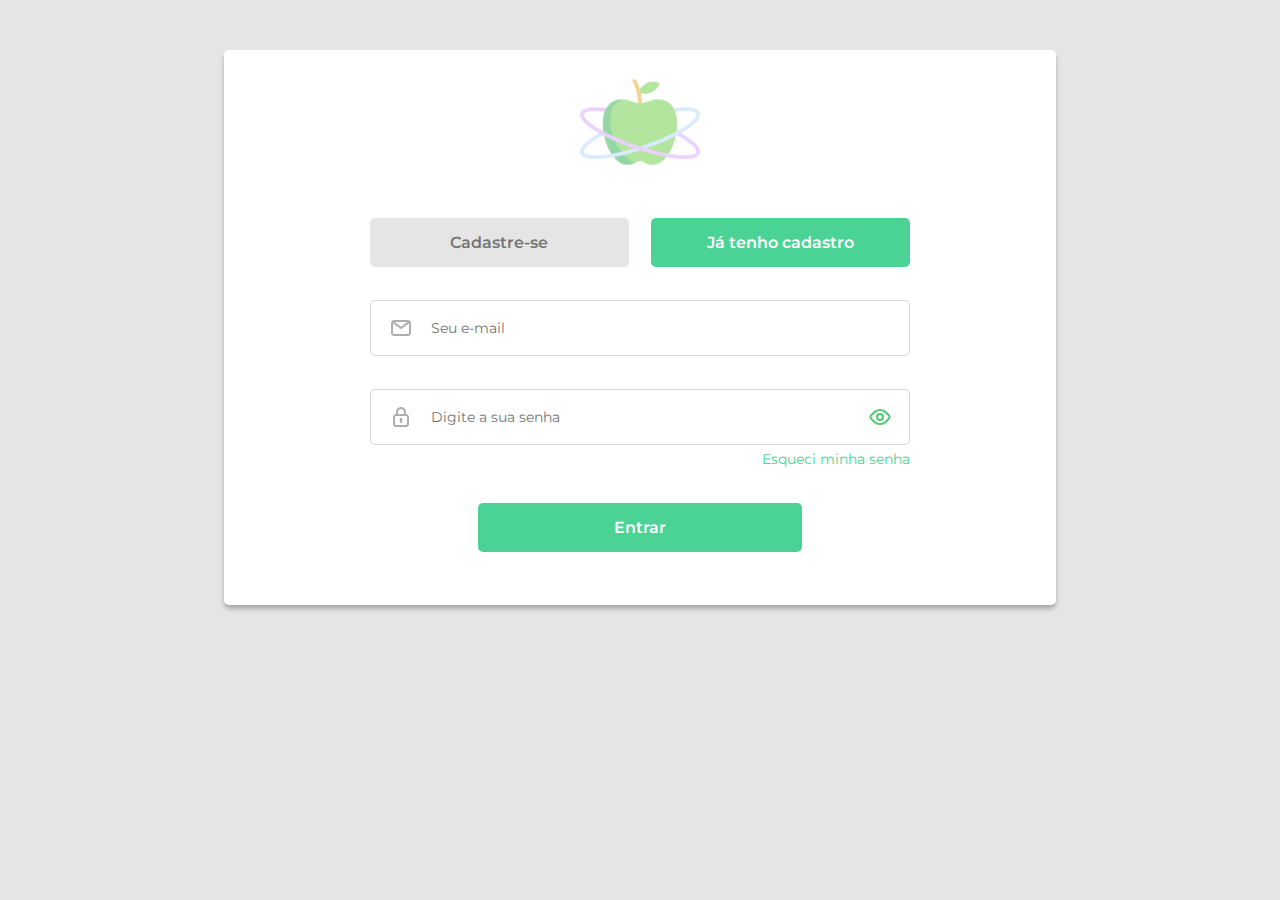
<file: index.html>
<!DOCTYPE html>
<html lang="pt-br">
<head>
    <meta charset="UTF-8">
    <meta http-equiv="X-UA-Compatible" content="IE=edge">
    <meta name="viewport" content="width=device-width, initial-scale=1.0">
    <link rel="stylesheet" href="style.css">
    <link rel="shortcut icon" href="image/apple.svg" type="image/x-icon">
    
    <title>DietSystem</title>
</head>
<body>
    <div id="root">
        <div class="card">
            <section>
                <div class="box-logo"><img src="image/apple.svg" alt=""></div>
            </section>
            <section>
                <div class="btn-box">
                    <button onclick="handlerCadastrar()" class="btn-gray btn-style">Cadastre-se</button>
                    <button class="btn-green btn-style">Já tenho cadastro</button>                    
                </div>
            </section>

            <section>
                <div class="box-input">
                    <div class="input-container">
                        <div class="icone">
                            <img src="image/email.svg" alt="">
                        </div>
                        <input type="email" placeholder="Seu e-mail">
                    </div>
                    <div class="input-container">
                        <div class="icone">
                            <img src="image/padlock.svg" alt="">
                        </div>
                        <input type="password" placeholder="Digite a sua senha">
                        <div class="icone">
                            <img src="image/eye.svg" alt="">
                        </div>
                    </div>
                </div>
            </section>
            <section>
                <div class="recover">
                    <label><a href="recover.html">Esqueci minha senha</a></label>                    
                </div>
            </section>
            <section>
                <div class="btn-final">
                    <button id="loading" class="btn-green btn-style btn-end">Entrar</button>
                </div>
            </section>
        </div>
    </div>
    <script src="script.js"></script>
</body>
</html>
</file>
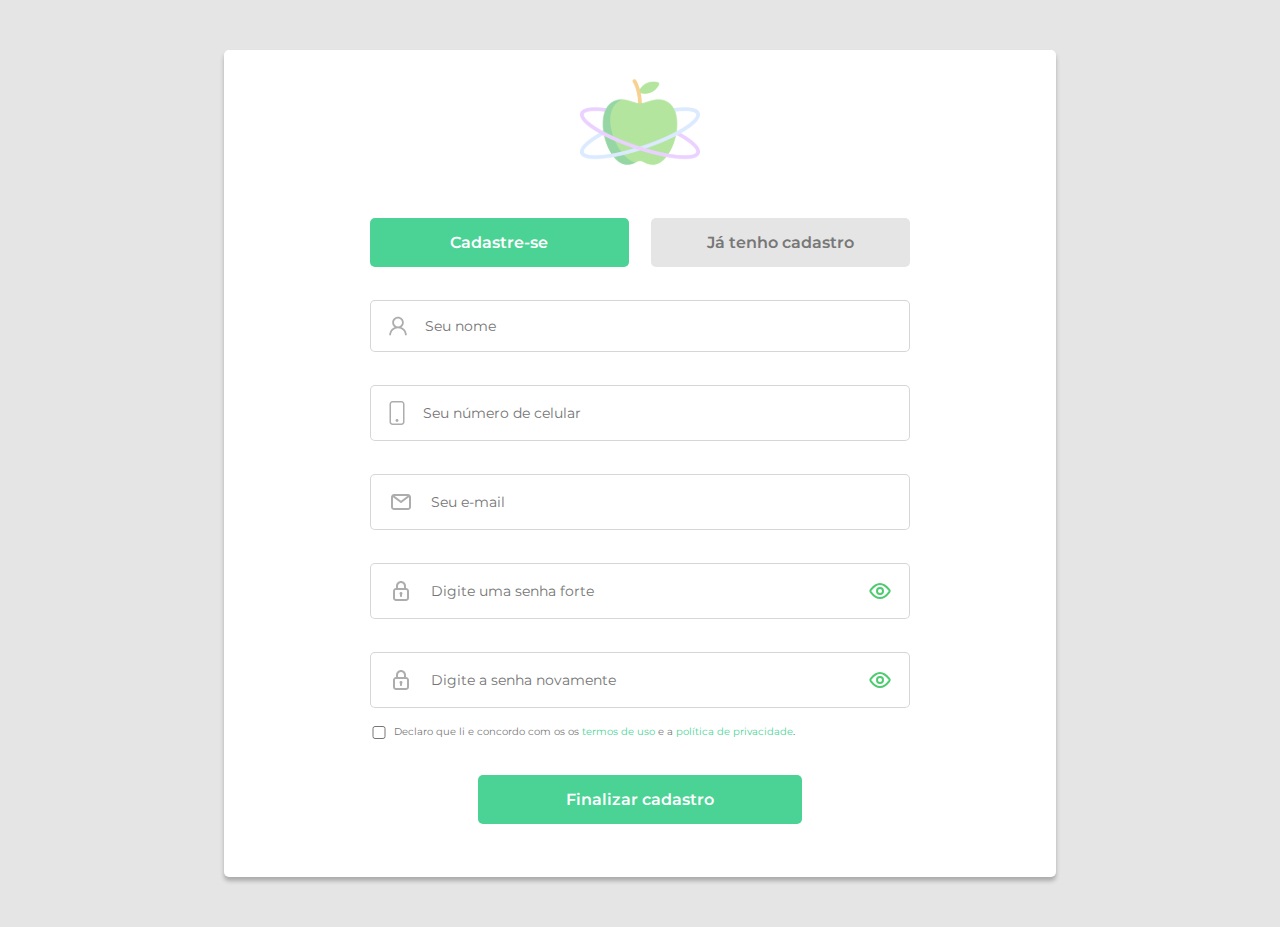
<file: cadastro.html>
<!DOCTYPE html>
<html lang="pt-br">
<head>
    <meta charset="UTF-8">
    <meta http-equiv="X-UA-Compatible" content="IE=edge">
    <meta name="viewport" content="width=device-width, initial-scale=1.0">
    <link rel="stylesheet" href="style.css">
    <link rel="shortcut icon" href="image/apple.svg" type="image/x-icon">
    
    <title>DietSystem</title>
</head>
<body>
    <div id="root">
        <div class="card">
            <section>
                <div class="box-logo"><img src="image/apple.svg" alt=""></div>
            </section>
            <section>
                <div class="btn-box">
                    <button class="btn-green btn-style">Cadastre-se</button>
                    <button onclick="handlerLogin()" class="btn-gray btn-style">Já tenho cadastro</button>                    
                </div>
            </section>
            
            <section>
                <div class="box-input">
                    <div class="input-container">
                        <div class="icone">
                            <img src="image/user.svg" alt="">
                        </div>
                        <input type="text" placeholder="Seu nome">
                        
                    </div>
                    <div class="input-container">
                        <div class="icone">
                            <img src="image/cel.svg" alt="">
                        </div>
                        <input type="tel" placeholder="Seu número de celular">
                        
                    </div>
                    <div class="input-container">
                        <div class="icone">
                            <img src="image/email.svg" alt="">
                        </div>
                        <input type="email" placeholder="Seu e-mail">
                        
                    </div>
                    <div class="input-container">
                        <div class="icone">
                            <img src="image/padlock.svg" alt="">
                        </div>
                        <input type="password" placeholder="Digite uma senha forte">
                        <div class="icone">
                            <img src="image/eye.svg" alt="">
                        </div>
                    </div>
                    <div class="input-container">
                        <div class="icone">
                            <img src="image/padlock.svg" alt="">
                        </div>
                        <input type="password" placeholder="Digite a senha novamente">
                        <div class="icone">
                            <img src="image/eye.svg" alt="">
                        </div>
                    </div>
                </div>
            </section>
            <section>
                <div class="checkbox">                    
                        <input id="termos" type="checkbox" name="">
                        <label for="termos">Declaro que li e concordo com os os <a href="#">termos de uso</a> e a <a href="#">política de privacidade</a>.</label>                    
                    </div>
            </section>
            <section>
                <div class="btn-final">
                    <button id="loading" class="btn-green btn-style btn-end">Finalizar cadastro</button>
                </div>
            </section>
        </div>
    </div>
    <script src="script.js"></script>
</body>
</html>
</file>
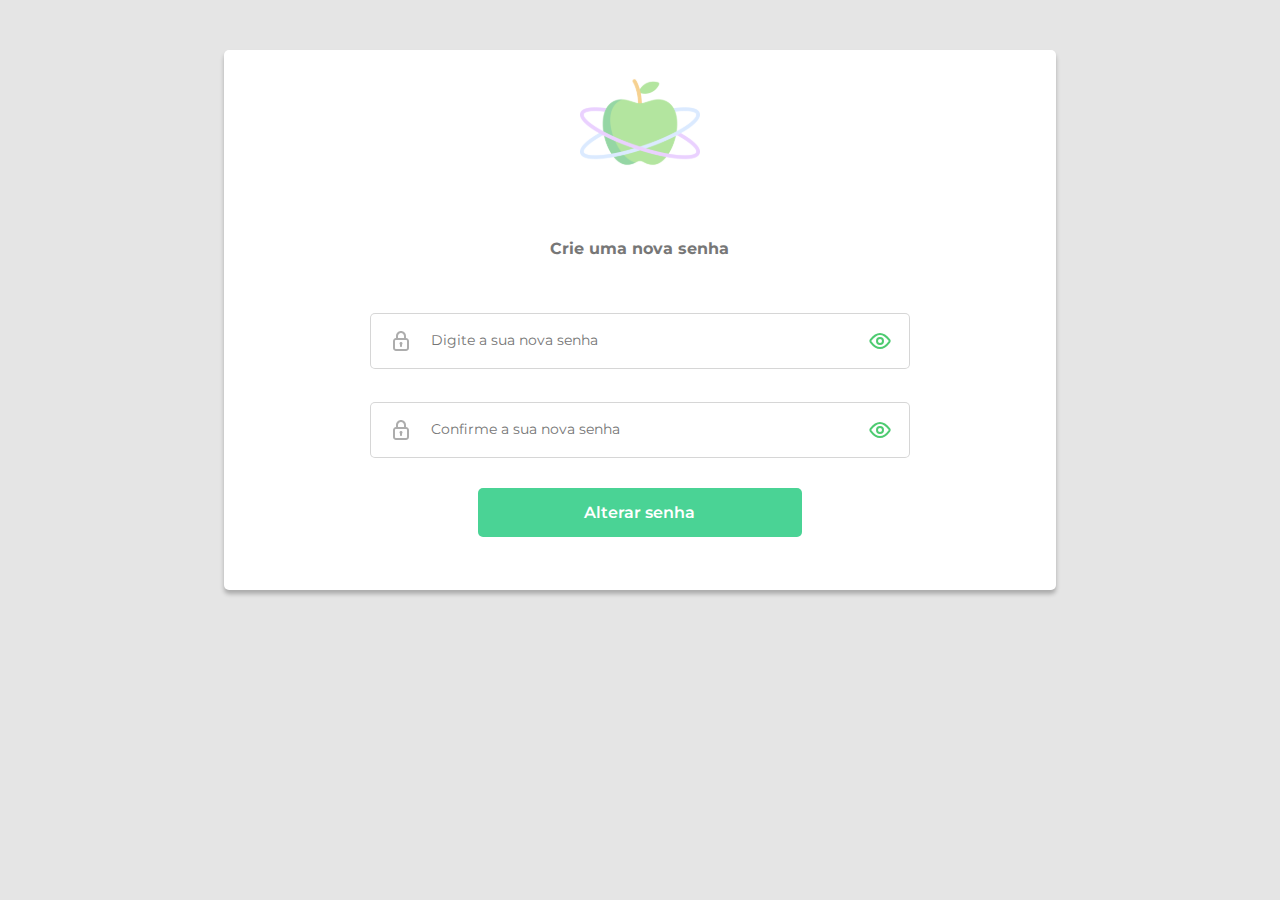
<file: nova-senha.html>
<!DOCTYPE html>
<html lang="pt-br">
<head>
    <meta charset="UTF-8">
    <meta http-equiv="X-UA-Compatible" content="IE=edge">
    <meta name="viewport" content="width=device-width, initial-scale=1.0">
    <link rel="stylesheet" href="style.css">
    <link rel="shortcut icon" href="image/apple.svg" type="image/x-icon">
    <title>DietSystem</title>
</head>
<body>
    <div id="root">
        <div class="card">
            <section>
                <div class="box-logo"><img src="image/apple.svg" alt=""></div>
            </section>
            <section>
                <div class="recover-text">
                    <h4>Crie uma nova senha</h4>
                </div>
            </section>

            <section>
                <div class="box-input">
                    <div class="input-container">
                        <div class="icone">
                            <img src="image/padlock.svg" alt="">
                        </div>
                        <input type="password" placeholder="Digite a sua nova senha">
                        <div class="icone">
                            <img src="image/eye.svg" alt="">
                        </div>
                    </div>
                    <div class="input-container">
                        <div class="icone">
                            <img src="image/padlock.svg" alt="">
                        </div>
                        <input type="password" placeholder="Confirme a sua nova senha">
                        <div class="icone">
                            <img src="image/eye.svg" alt="">
                        </div>
                    </div>
                </div>
            </section>
            
            <section>
                <div class="btn-final">
                    <button id="loading" onclick="handlerLogin()" class="btn-green btn-style btn-end">Alterar senha</button>
                </div>
            </section>
        </div>
    </div>
    <script src="script.js"></script>
</body>
</html>
</file>
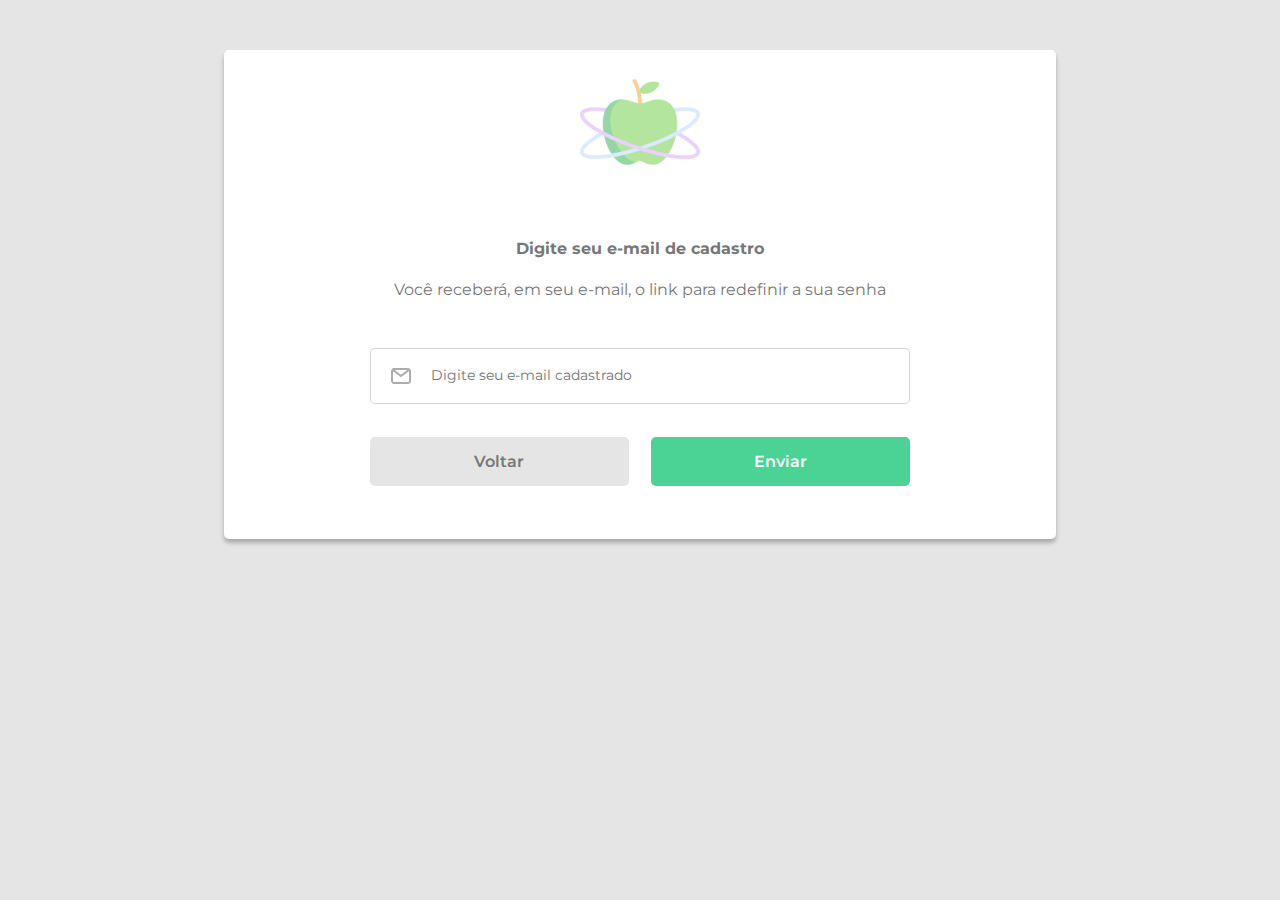
<file: recover.html>
<!DOCTYPE html>
<html lang="pt-br">
<head>
    <meta charset="UTF-8">
    <meta http-equiv="X-UA-Compatible" content="IE=edge">
    <meta name="viewport" content="width=device-width, initial-scale=1.0">
    <link rel="stylesheet" href="style.css">
    <link rel="shortcut icon" href="image/apple.svg" type="image/x-icon">
    <title>DietSystem</title>
</head>
<body>
    <div id="root">
        <div class="card">
            <section>
                <div class="box-logo"><img src="image/apple.svg" alt=""></div>
            </section>
            <section>
                <div class="recover-text">
                    <h4>Digite seu e-mail de cadastro</h4>
                    <p>Você receberá, em seu e-mail, o link para redefinir a sua senha</p>
                </div>
            </section>
            <section>
                <div class="box-input">
                    <div class="input-container">
                        <div class="icone">
                            <img src="image/email.svg" alt="">
                        </div>
                        <input type="email" placeholder="Digite seu e-mail cadastrado">
                    </div>                    
                </div>
            </section>
            <section>
                <div class="btn-box btn-box-final">
                    <button onclick="history.go(-1);" class="btn-gray btn-style">Voltar</button>
                    <button id="enviarSenha" onclick="handlerNovaSenha()" class="btn-green btn-style">Enviar</button>                    
                </div>
            </section>
            
        </div>
    </div>
    <script src="script.js"></script>
</body>
</html>
</file>
<file: style.css>
@import url('https://fonts.googleapis.com/css2?family=Montserrat&display=swap');

html,
body {
  font-family: 'Montserrat', sans-serif;
  padding: 0;
  margin: 0;
  height: 100%;
  background: #e5e5e5;

}

#root {
  padding: 50px 0;
  display: flex;
  justify-content: center;
  flex-direction: column;
  align-items: center;
  width: 100%;
  height: auto;
  background: #e5e5e5;
}

.card {
  max-width: 896px;
  padding: 20px 0 53px 0;
  display: flex;
  justify-content: center;
  align-items: center;
  width: 65%;
  background: #ffffff;
  box-shadow: 0px 4px 4px rgba(0, 0, 0, 0.25);
  border-radius: 5px;
  flex-direction: column;
}

section {
  display: flex;
  width: 65%;
}

.btn-box {
  display: flex;
  flex-direction: row;
  width: 100%;
  justify-content: space-between;
  align-items: center;
}

.btn-style {
  cursor: pointer;
  width: 48%;
  /* width: 199px; */
  height: 49px;
  box-sizing: border-box;
  border-radius: 5px;
  font-size: 16px;
  font-family: 'Montserrat', sans-serif;
  font-weight: 600;
}

.btn-green {
  color: #ffffff;
  border: none;
  background: #4ad395;
}

.btn-gray {
  color: #777777;
  background: #e5e5e5;
  border: none;
}

.input-container {
  width: 100%;
  background: rgba(255, 255, 255, 0.65);
  border: 1px solid rgba(119, 119, 119, 0.3);
  box-sizing: border-box;
  border-radius: 5px;
  align-items: center;
  margin-top: 33px;
  display: flex;
  flex-direction: row;
  padding: 15px 18px;
}

.icone > img {
  display: flex;
  padding: 0;
  margin: 0;
}

input {
  width: 100%;
  border: none;
  padding: 0 0 0 18px;
  margin: 0;
  font-family: 'Montserrat', sans-serif;
  font-size: 14px;
  line-height: 17px;
  display: flex;
  align-items: center;
  color: #777777;
}

input:focus {
  border-style: 0;
  box-shadow: 0 0 0 0;
  outline: 0;
}

.input-container:focus-within {
  border: 1px solid #4ad395;
}

.box-input {
  width: 100%;
}

.box-logo {
  width: 100%;
  display: flex;
  justify-content: center;
  margin-bottom: 44px;
}

.checkbox {
  display: flex;
  margin-top: 18px;
  flex-direction: row;
  width: 100%;
}

.checkbox > input {
  width: 18px;
  margin-right: 6px;
  margin-bottom: 6px;
}

.checkbox > label {
  color: #777777;
  font-size: 10px;
  line-height: 12px;
}

.checkbox a {
  text-decoration: none;
  color: #4ad395;
}

.btn-final {
  margin-top: 30px;
  width: 100%;
  display: flex;
  justify-content: center;
}

.btn-end {
  width: 60%;
}

.recover {
  display: flex;
  width: 100%;  
  justify-content: flex-end;
  font-size: 14px;
  line-height: 12px;
  text-align: right;
  margin-top: 8px;
  margin-bottom: 8px;
}

.recover a {
  text-decoration: none;
  color: #4ad395;
}

.btn-box-final {
  margin-top: 33px;
}

.recover-text {
  color: #777777;
  width: 100%;
  text-align: center;
}
</file>
